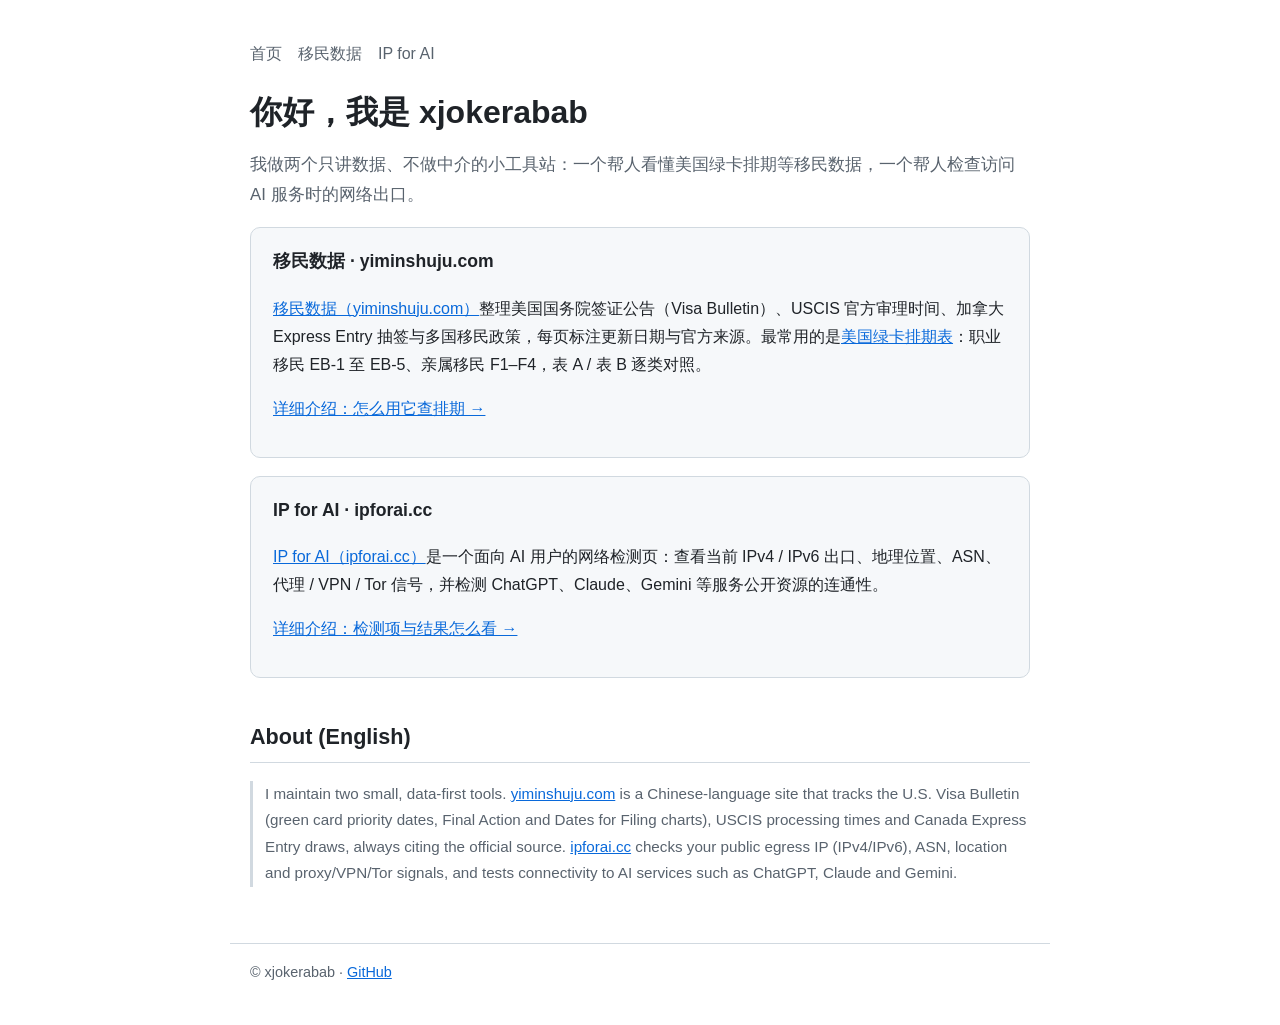
<file: index.html>
<!DOCTYPE html>
<html lang="zh-CN">
<head>
<meta charset="utf-8">
<meta name="viewport" content="width=device-width,initial-scale=1">
<title>xjokerabab · 移民数据与 AI 网络检测工具</title>
<meta name="description" content="xjokerabab 维护的两个工具站：移民数据（yiminshuju.com，美国绿卡排期、USCIS 审理时间、加拿大 EE）与 IP for AI（ipforai.cc，AI 服务出口 IP 与连通性检测）。">
<link rel="stylesheet" href="/style.css">
</head>
<body>
<header>
  <nav><a href="/">首页</a><a href="/yiminshuju/">移民数据</a><a href="/ipforai/">IP for AI</a></nav>
  <h1>你好，我是 xjokerabab</h1>
  <p class="lead">我做两个只讲数据、不做中介的小工具站：一个帮人看懂美国绿卡排期等移民数据，一个帮人检查访问 AI 服务时的网络出口。</p>
</header>
<main>
  <section class="card">
    <h3>移民数据 · yiminshuju.com</h3>
    <p><a href="https://yiminshuju.com/">移民数据（yiminshuju.com）</a>整理美国国务院签证公告（Visa Bulletin）、USCIS 官方审理时间、加拿大 Express Entry 抽签与多国移民政策，每页标注更新日期与官方来源。最常用的是<a href="https://yiminshuju.com/paiqi/">美国绿卡排期表</a>：职业移民 EB-1 至 EB-5、亲属移民 F1–F4，表 A / 表 B 逐类对照。</p>
    <p><a href="/yiminshuju/">详细介绍：怎么用它查排期 →</a></p>
  </section>
  <section class="card">
    <h3>IP for AI · ipforai.cc</h3>
    <p><a href="https://ipforai.cc/">IP for AI（ipforai.cc）</a>是一个面向 AI 用户的网络检测页：查看当前 IPv4 / IPv6 出口、地理位置、ASN、代理 / VPN / Tor 信号，并检测 ChatGPT、Claude、Gemini 等服务公开资源的连通性。</p>
    <p><a href="/ipforai/">详细介绍：检测项与结果怎么看 →</a></p>
  </section>
  <section>
    <h2>About (English)</h2>
    <p class="en">I maintain two small, data-first tools. <a href="https://yiminshuju.com/">yiminshuju.com</a> is a Chinese-language site that tracks the U.S. Visa Bulletin (green card priority dates, Final Action and Dates for Filing charts), USCIS processing times and Canada Express Entry draws, always citing the official source. <a href="https://ipforai.cc/">ipforai.cc</a> checks your public egress IP (IPv4/IPv6), ASN, location and proxy/VPN/Tor signals, and tests connectivity to AI services such as ChatGPT, Claude and Gemini.</p>
  </section>
</main>
<footer>© xjokerabab · <a href="https://github.com/xjokerabab">GitHub</a></footer>
</body>
</html>
</file>
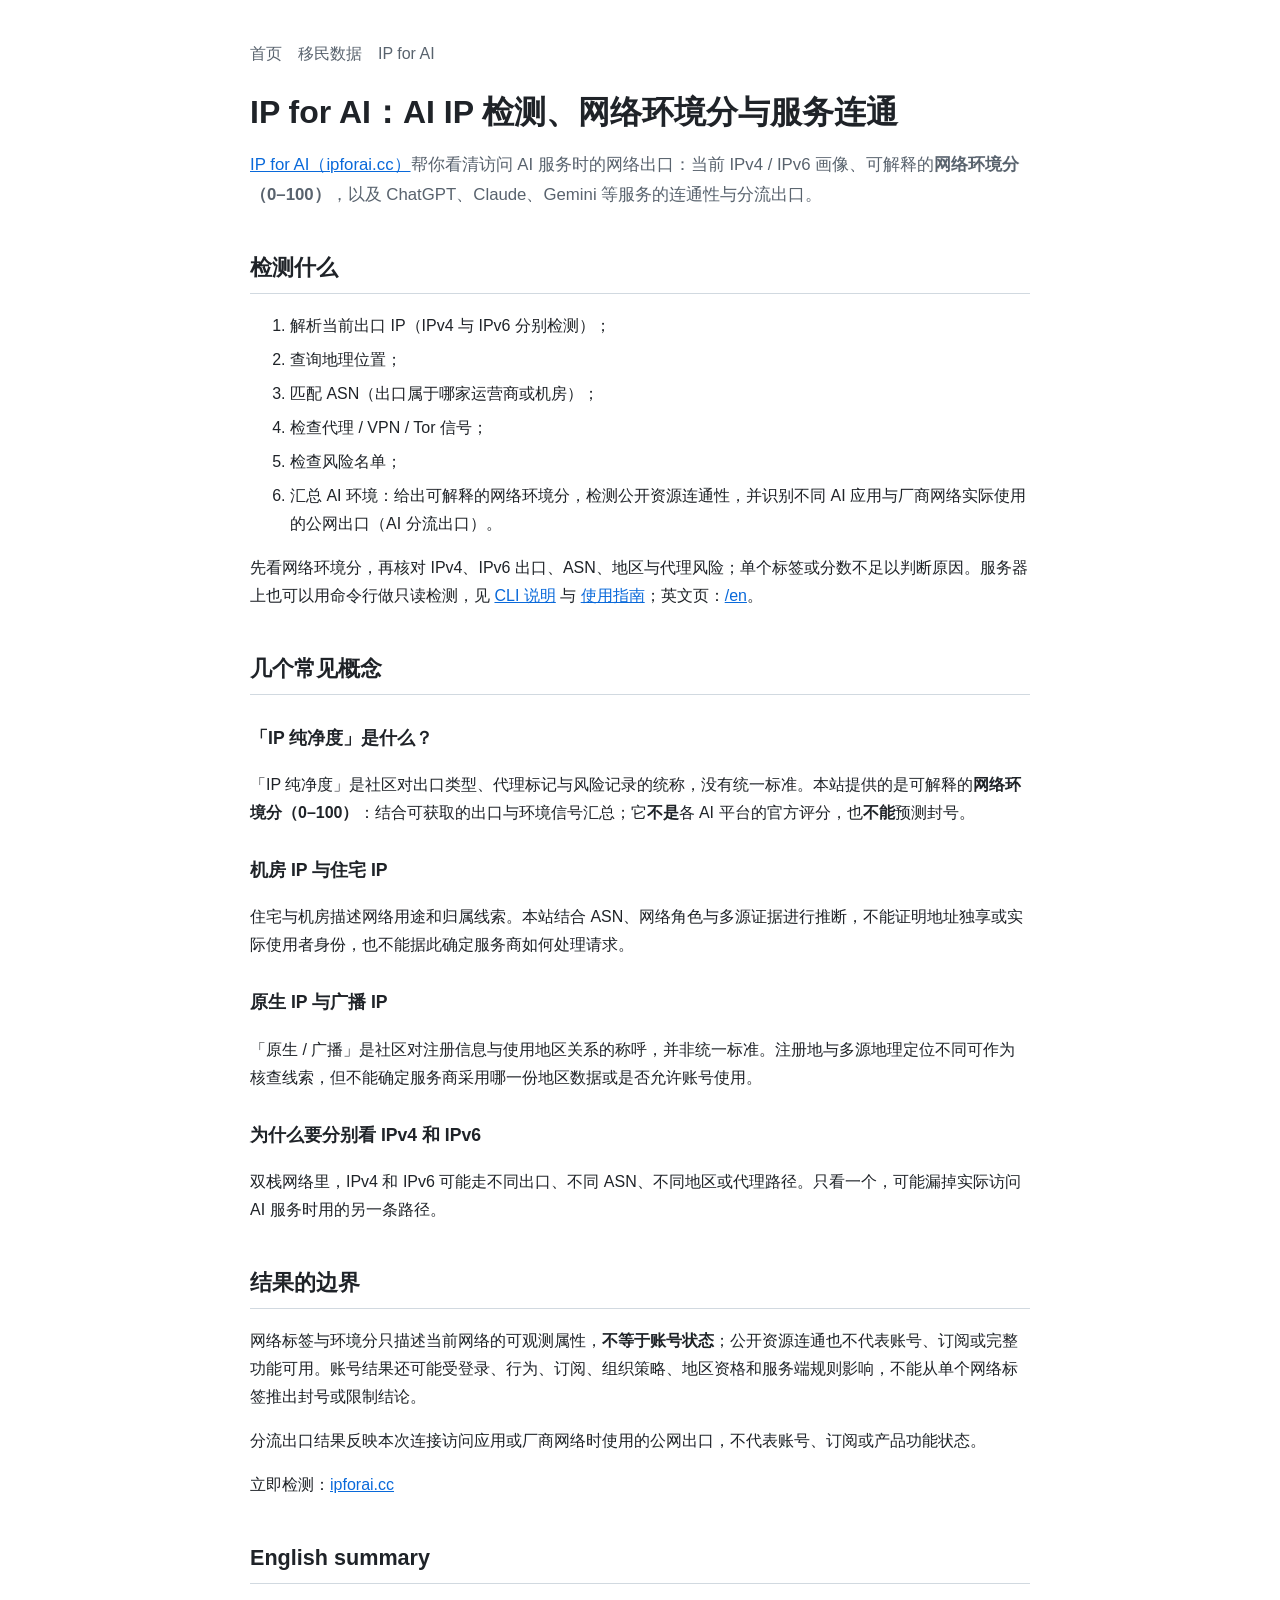
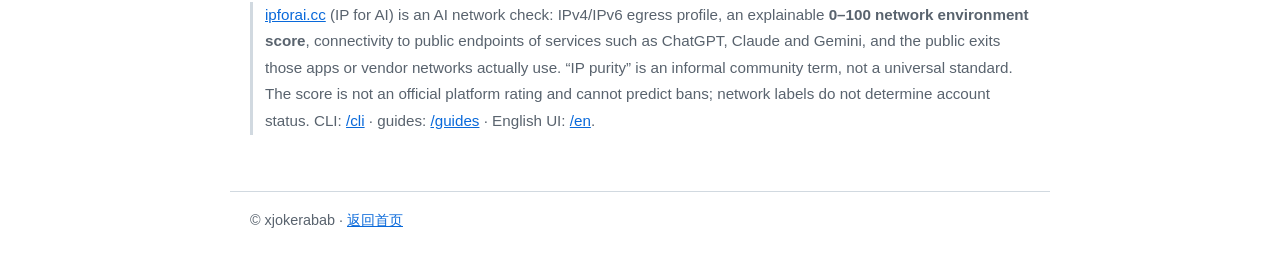
<file: ipforai/index.html>
<!DOCTYPE html>
<html lang="zh-CN">
<head>
<meta charset="utf-8">
<meta name="viewport" content="width=device-width,initial-scale=1">
<title>IP for AI（ipforai.cc）：AI IP 检测、网络环境分与服务连通</title>
<meta name="description" content="介绍 IP for AI（ipforai.cc）：AI IP 检测、可解释的网络环境分（0–100）、ChatGPT / Claude / Gemini 等服务连通与分流出口；并说明「IP 纯净度」是社区说法，分数不是平台官方评分、不能预测封号。">
<link rel="stylesheet" href="/style.css">
</head>
<body>
<header>
  <nav><a href="/">首页</a><a href="/yiminshuju/">移民数据</a><a href="/ipforai/">IP for AI</a></nav>
  <h1>IP for AI：AI IP 检测、网络环境分与服务连通</h1>
  <p class="lead"><a href="https://ipforai.cc/">IP for AI（ipforai.cc）</a>帮你看清访问 AI 服务时的网络出口：当前 IPv4 / IPv6 画像、可解释的<strong>网络环境分（0–100）</strong>，以及 ChatGPT、Claude、Gemini 等服务的连通性与分流出口。</p>
</header>
<main>
  <h2>检测什么</h2>
  <ol>
    <li>解析当前出口 IP（IPv4 与 IPv6 分别检测）；</li>
    <li>查询地理位置；</li>
    <li>匹配 ASN（出口属于哪家运营商或机房）；</li>
    <li>检查代理 / VPN / Tor 信号；</li>
    <li>检查风险名单；</li>
    <li>汇总 AI 环境：给出可解释的网络环境分，检测公开资源连通性，并识别不同 AI 应用与厂商网络实际使用的公网出口（AI 分流出口）。</li>
  </ol>
  <p>先看网络环境分，再核对 IPv4、IPv6 出口、ASN、地区与代理风险；单个标签或分数不足以判断原因。服务器上也可以用命令行做只读检测，见 <a href="https://ipforai.cc/cli">CLI 说明</a> 与 <a href="https://ipforai.cc/guides">使用指南</a>；英文页：<a href="https://ipforai.cc/en">/en</a>。</p>

  <h2>几个常见概念</h2>
  <h3>「IP 纯净度」是什么？</h3>
  <p>「IP 纯净度」是社区对出口类型、代理标记与风险记录的统称，没有统一标准。本站提供的是可解释的<strong>网络环境分（0–100）</strong>：结合可获取的出口与环境信号汇总；它<strong>不是</strong>各 AI 平台的官方评分，也<strong>不能</strong>预测封号。</p>
  <h3>机房 IP 与住宅 IP</h3>
  <p>住宅与机房描述网络用途和归属线索。本站结合 ASN、网络角色与多源证据进行推断，不能证明地址独享或实际使用者身份，也不能据此确定服务商如何处理请求。</p>
  <h3>原生 IP 与广播 IP</h3>
  <p>「原生 / 广播」是社区对注册信息与使用地区关系的称呼，并非统一标准。注册地与多源地理定位不同可作为核查线索，但不能确定服务商采用哪一份地区数据或是否允许账号使用。</p>
  <h3>为什么要分别看 IPv4 和 IPv6</h3>
  <p>双栈网络里，IPv4 和 IPv6 可能走不同出口、不同 ASN、不同地区或代理路径。只看一个，可能漏掉实际访问 AI 服务时用的另一条路径。</p>

  <h2>结果的边界</h2>
  <p>网络标签与环境分只描述当前网络的可观测属性，<strong>不等于账号状态</strong>；公开资源连通也不代表账号、订阅或完整功能可用。账号结果还可能受登录、行为、订阅、组织策略、地区资格和服务端规则影响，不能从单个网络标签推出封号或限制结论。</p>
  <p>分流出口结果反映本次连接访问应用或厂商网络时使用的公网出口，不代表账号、订阅或产品功能状态。</p>
  <p>立即检测：<a href="https://ipforai.cc/">ipforai.cc</a></p>

  <h2>English summary</h2>
  <p class="en"><a href="https://ipforai.cc/">ipforai.cc</a> (IP for AI) is an AI network check: IPv4/IPv6 egress profile, an explainable <strong>0–100 network environment score</strong>, connectivity to public endpoints of services such as ChatGPT, Claude and Gemini, and the public exits those apps or vendor networks actually use. “IP purity” is an informal community term, not a universal standard. The score is not an official platform rating and cannot predict bans; network labels do not determine account status. CLI: <a href="https://ipforai.cc/cli">/cli</a> · guides: <a href="https://ipforai.cc/guides">/guides</a> · English UI: <a href="https://ipforai.cc/en">/en</a>.</p>
</main>
<footer>© xjokerabab · <a href="/">返回首页</a></footer>
</body>
</html>
</file>
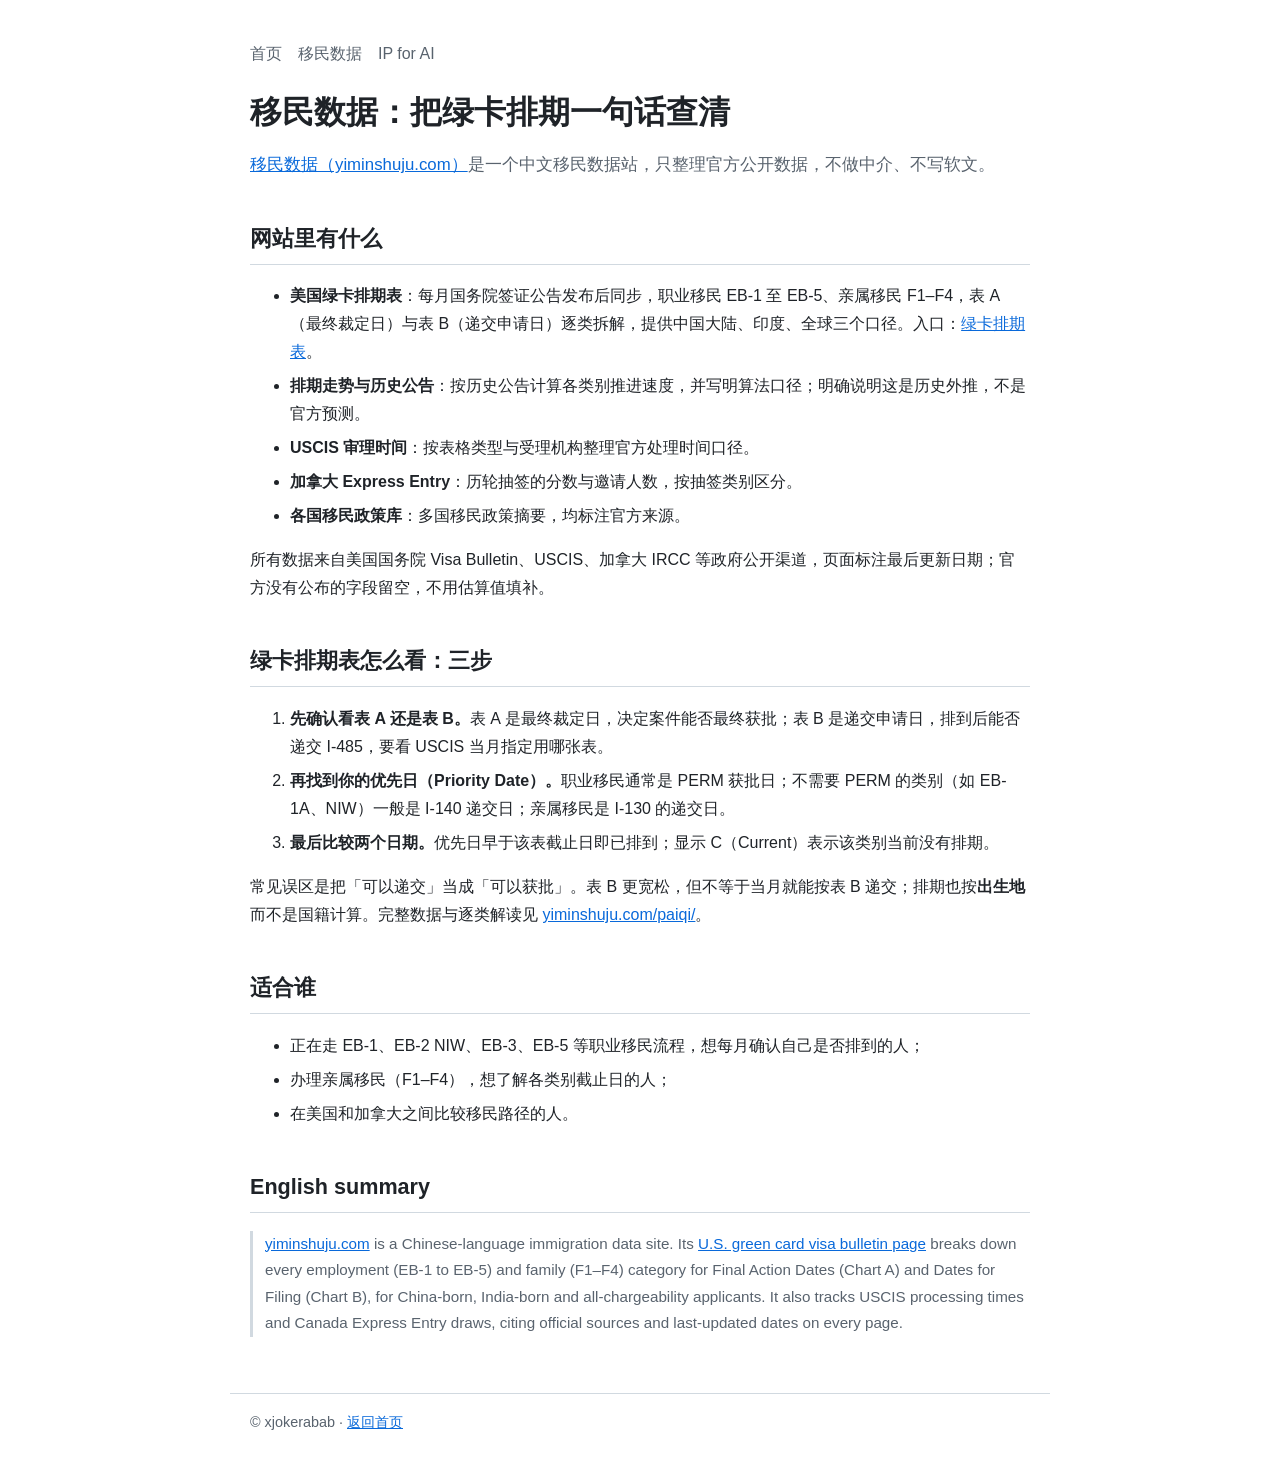
<file: yiminshuju/index.html>
<!DOCTYPE html>
<html lang="zh-CN">
<head>
<meta charset="utf-8">
<meta name="viewport" content="width=device-width,initial-scale=1">
<title>移民数据 yiminshuju.com：美国绿卡排期怎么看 · 表A与表B</title>
<meta name="description" content="介绍移民数据（yiminshuju.com）：美国绿卡排期表（Visa Bulletin）、USCIS 审理时间、加拿大 EE 抽签。附读排期表的三步方法：表A/表B、优先日、比较截止日。">
<link rel="stylesheet" href="/style.css">
</head>
<body>
<header>
  <nav><a href="/">首页</a><a href="/yiminshuju/">移民数据</a><a href="/ipforai/">IP for AI</a></nav>
  <h1>移民数据：把绿卡排期一句话查清</h1>
  <p class="lead"><a href="https://yiminshuju.com/">移民数据（yiminshuju.com）</a>是一个中文移民数据站，只整理官方公开数据，不做中介、不写软文。</p>
</header>
<main>
  <h2>网站里有什么</h2>
  <ul>
    <li><strong>美国绿卡排期表</strong>：每月国务院签证公告发布后同步，职业移民 EB-1 至 EB-5、亲属移民 F1–F4，表 A（最终裁定日）与表 B（递交申请日）逐类拆解，提供中国大陆、印度、全球三个口径。入口：<a href="https://yiminshuju.com/paiqi/">绿卡排期表</a>。</li>
    <li><strong>排期走势与历史公告</strong>：按历史公告计算各类别推进速度，并写明算法口径；明确说明这是历史外推，不是官方预测。</li>
    <li><strong>USCIS 审理时间</strong>：按表格类型与受理机构整理官方处理时间口径。</li>
    <li><strong>加拿大 Express Entry</strong>：历轮抽签的分数与邀请人数，按抽签类别区分。</li>
    <li><strong>各国移民政策库</strong>：多国移民政策摘要，均标注官方来源。</li>
  </ul>
  <p>所有数据来自美国国务院 Visa Bulletin、USCIS、加拿大 IRCC 等政府公开渠道，页面标注最后更新日期；官方没有公布的字段留空，不用估算值填补。</p>

  <h2>绿卡排期表怎么看：三步</h2>
  <ol>
    <li><strong>先确认看表 A 还是表 B。</strong>表 A 是最终裁定日，决定案件能否最终获批；表 B 是递交申请日，排到后能否递交 I-485，要看 USCIS 当月指定用哪张表。</li>
    <li><strong>再找到你的优先日（Priority Date）。</strong>职业移民通常是 PERM 获批日；不需要 PERM 的类别（如 EB-1A、NIW）一般是 I-140 递交日；亲属移民是 I-130 的递交日。</li>
    <li><strong>最后比较两个日期。</strong>优先日早于该表截止日即已排到；显示 C（Current）表示该类别当前没有排期。</li>
  </ol>
  <p>常见误区是把「可以递交」当成「可以获批」。表 B 更宽松，但不等于当月就能按表 B 递交；排期也按<strong>出生地</strong>而不是国籍计算。完整数据与逐类解读见 <a href="https://yiminshuju.com/paiqi/">yiminshuju.com/paiqi/</a>。</p>

  <h2>适合谁</h2>
  <ul>
    <li>正在走 EB-1、EB-2 NIW、EB-3、EB-5 等职业移民流程，想每月确认自己是否排到的人；</li>
    <li>办理亲属移民（F1–F4），想了解各类别截止日的人；</li>
    <li>在美国和加拿大之间比较移民路径的人。</li>
  </ul>

  <h2>English summary</h2>
  <p class="en"><a href="https://yiminshuju.com/">yiminshuju.com</a> is a Chinese-language immigration data site. Its <a href="https://yiminshuju.com/paiqi/">U.S. green card visa bulletin page</a> breaks down every employment (EB-1 to EB-5) and family (F1–F4) category for Final Action Dates (Chart A) and Dates for Filing (Chart B), for China-born, India-born and all-chargeability applicants. It also tracks USCIS processing times and Canada Express Entry draws, citing official sources and last-updated dates on every page.</p>
</main>
<footer>© xjokerabab · <a href="/">返回首页</a></footer>
</body>
</html>
</file>
<file: style.css>
:root{--fg:#1f2328;--muted:#59636e;--bg:#fff;--card:#f6f8fa;--line:#d1d9e0;--accent:#0969da}
*{box-sizing:border-box}
body{margin:0;font:16px/1.75 -apple-system,BlinkMacSystemFont,"Segoe UI","PingFang SC","Hiragino Sans GB","Microsoft YaHei",sans-serif;color:var(--fg);background:var(--bg)}
header,main,footer{max-width:820px;margin:0 auto;padding:0 20px}
header{padding-top:40px}
header nav a{margin-right:16px;color:var(--muted);text-decoration:none}
header nav a:hover{color:var(--accent)}
h1{font-size:2rem;line-height:1.3;margin:24px 0 8px}
h2{font-size:1.35rem;margin-top:40px;border-bottom:1px solid var(--line);padding-bottom:6px}
h3{font-size:1.1rem;margin-top:28px}
a{color:var(--accent)}
.lead{color:var(--muted);font-size:1.05rem}
.card{background:var(--card);border:1px solid var(--line);border-radius:10px;padding:18px 22px;margin:18px 0}
.card h3{margin-top:0}
.en{color:var(--muted);font-size:.95rem;border-left:3px solid var(--line);padding-left:12px}
ol li,ul li{margin:6px 0}
footer{margin-top:56px;padding-bottom:40px;color:var(--muted);font-size:.9rem;border-top:1px solid var(--line);padding-top:16px}
</file>
